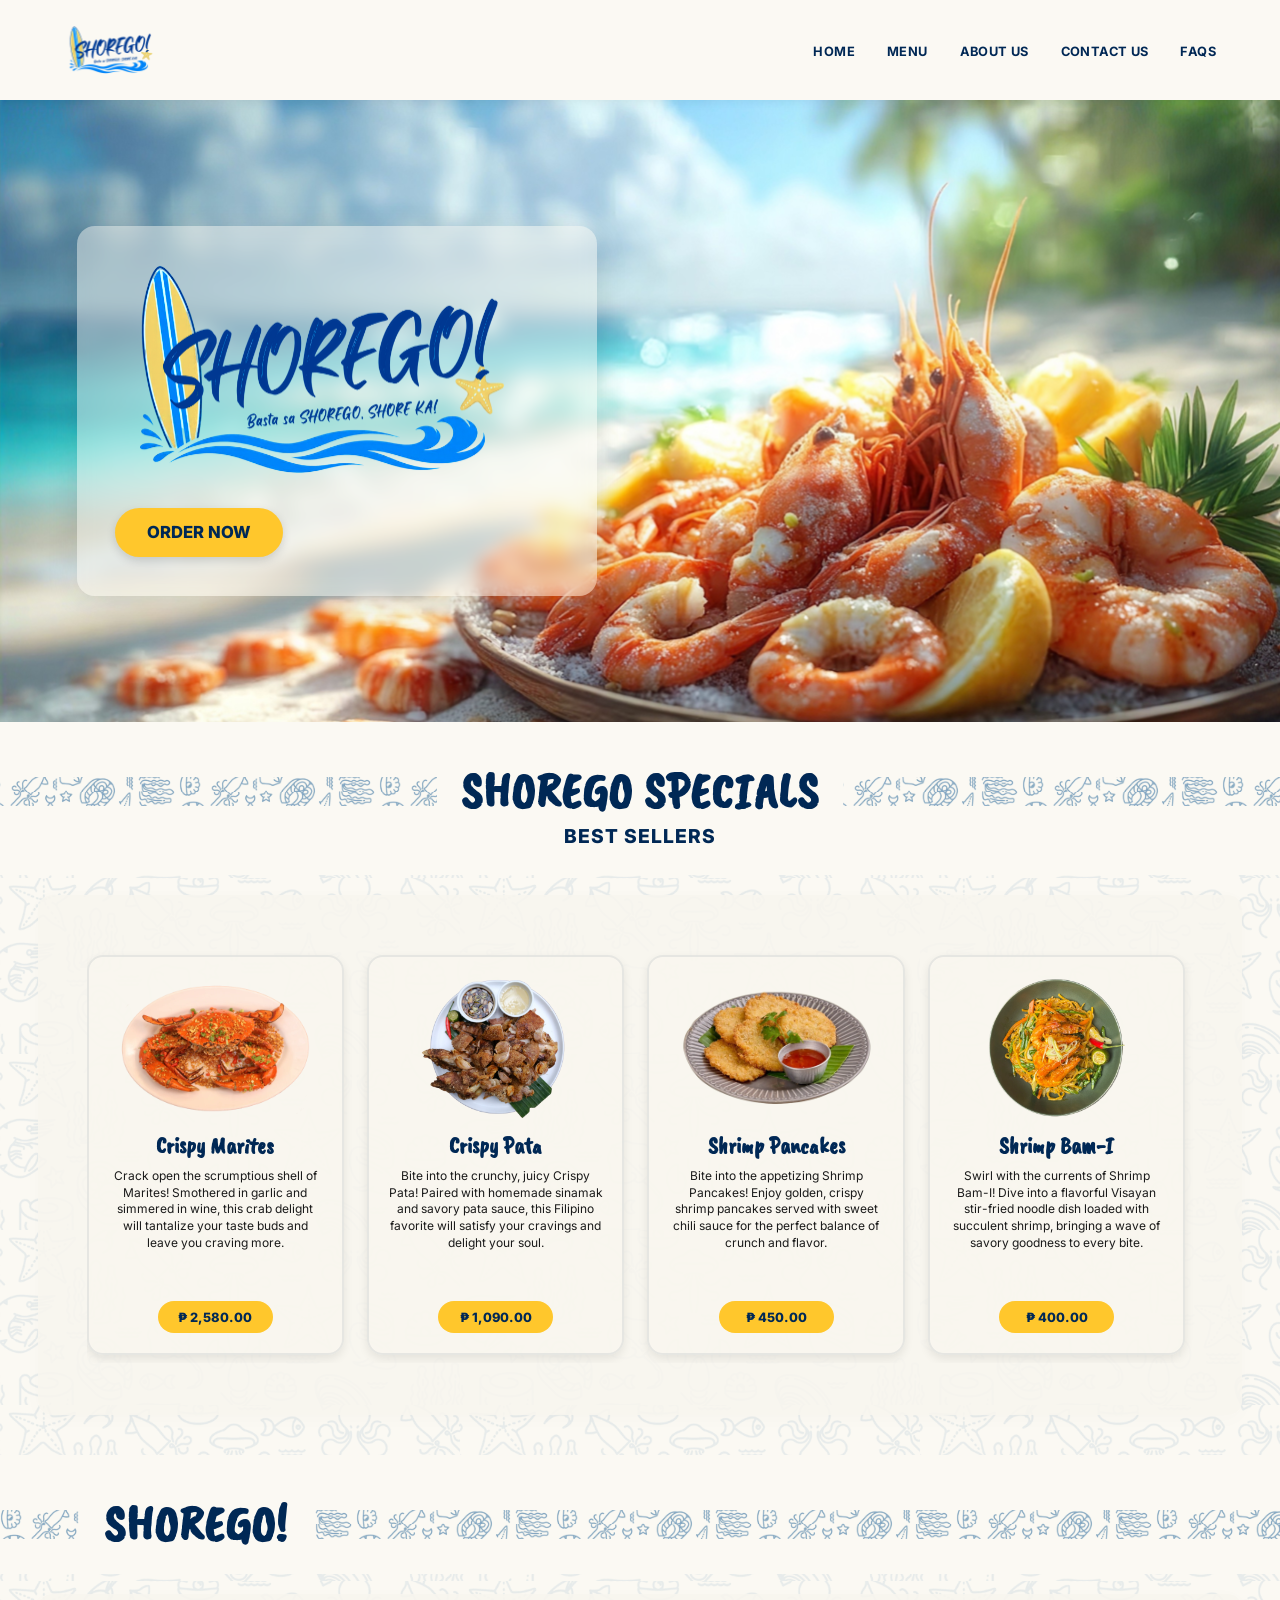
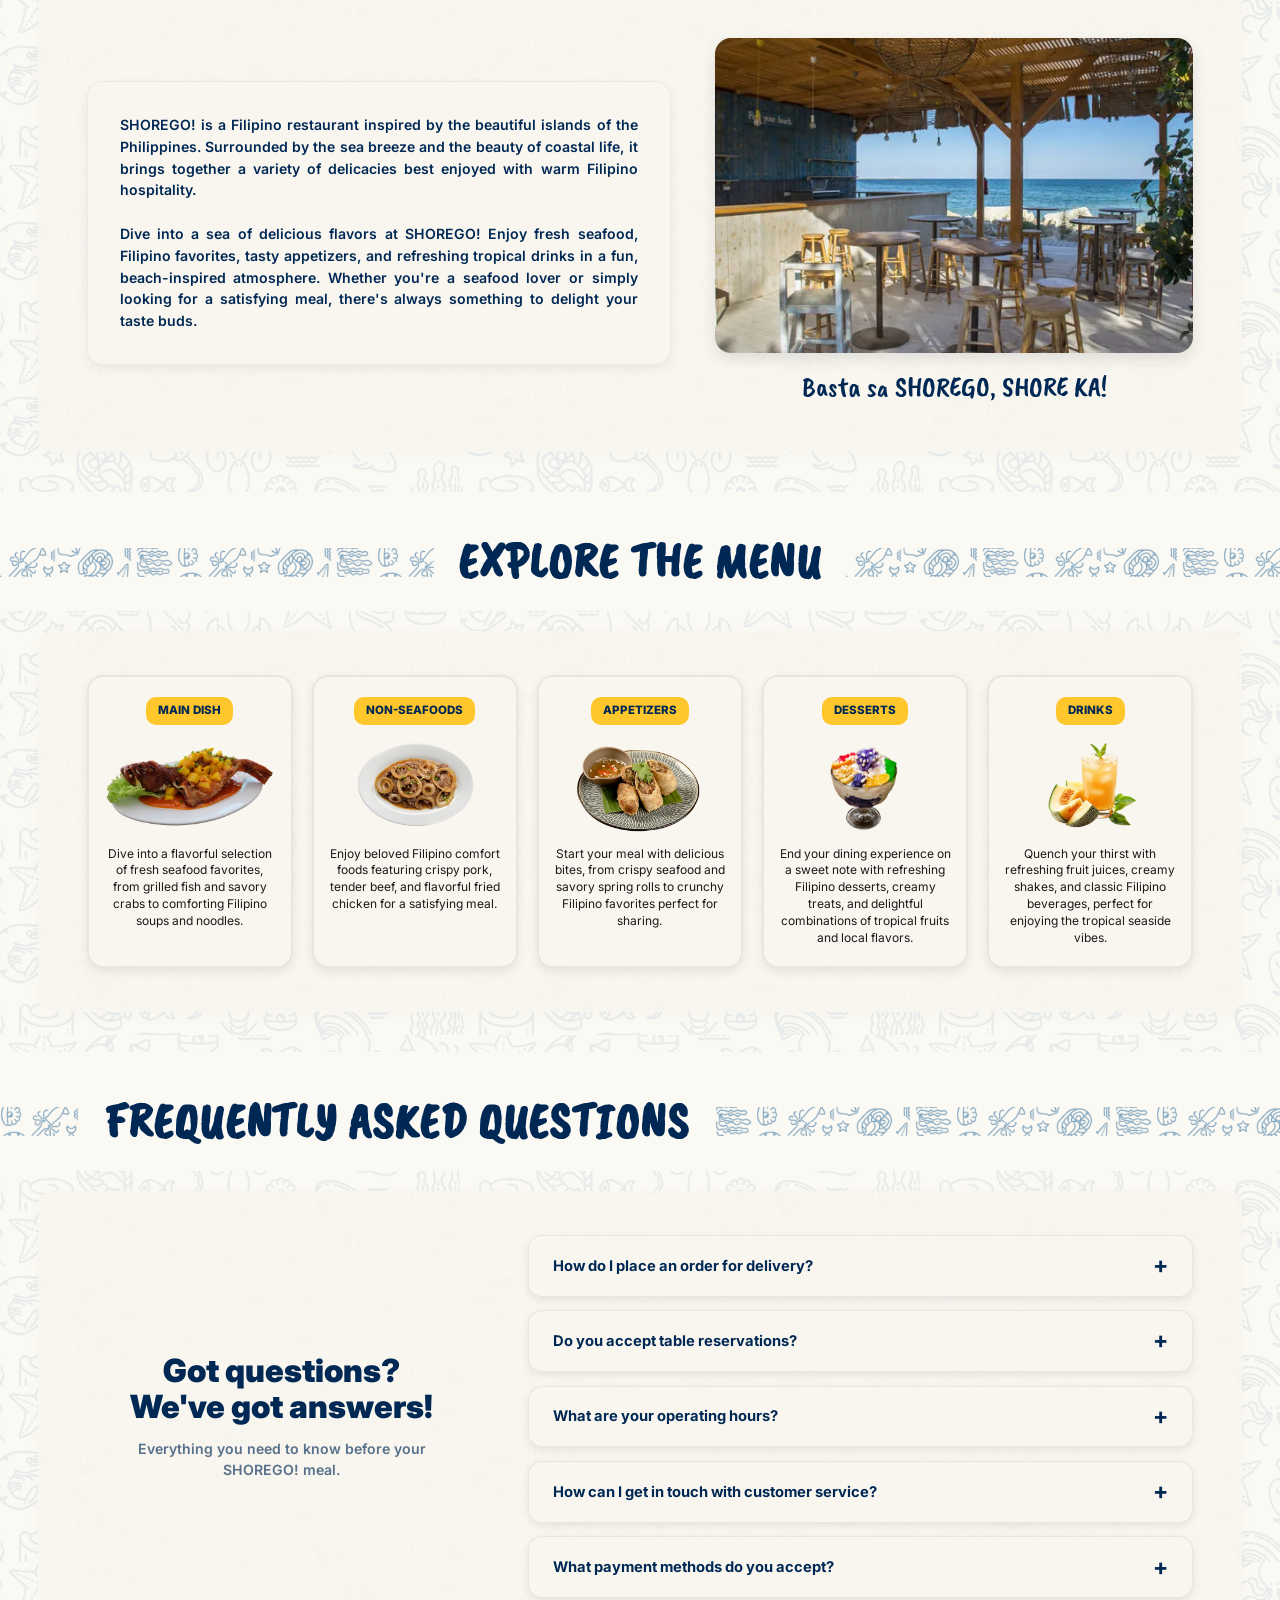
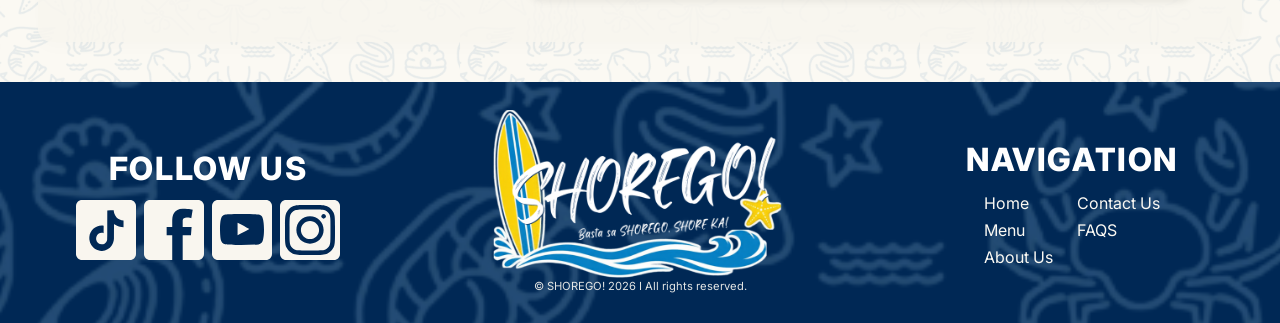
<file: index.html>
<!DOCTYPE html>
<html lang="en">
<head>
  <meta charset="UTF-8">
  <meta name="viewport" content="width=device-width, initial-scale=1.0">
  <title>Shorego - Basta sa SHOREGO, SHORE KA!</title>
  
  <link rel="stylesheet" href="css/style.css">
  <link href="https://fonts.googleapis.com/css2?family=Inter:wght@400;500;600;700;900&family=Caveat+Brush&display=swap" rel="stylesheet">
</head>
<body>

  <!-- ==========================================
       MAIN NAVIGATION HEADER 
       ========================================== -->
  <header class="main-header">
    <div class="logo">
      <img src="images/shorego_logo.svg" alt="Shorego Official Logo">
    </div>

    <input type="checkbox" id="nav-toggle" class="nav-toggle">
    <label for="nav-toggle" class="hamburger-icon" aria-label="Toggle navigation">
      <span></span>
      <span></span>
      <span></span>
    </label>

    <nav class="navbar">
      <ul class="nav-links">
        <li><a href="#home">HOME</a></li>
        <li><a href="menu.html">MENU</a></li>
        <li><a href="#about">ABOUT US</a></li>
        <li><a href="#contact">CONTACT US</a></li>
        <li><a href="#faqs">FAQS</a></li>
      </ul>
    </nav>
  </header>

  <main>
    <!-- ==========================================
         1. HOME SECTION 
         ========================================== -->
    <section id="home" class="home-section">
      <div class="hero-glass-panel">
        <div class="home-content-left">
          <img src="images/shorego_logo.svg" alt="SHOREGO! Basta sa SHOREGO, SHORE KA!" class="hero-logo">
          <a href="menu.html" class="cta-btn">ORDER NOW</a>
        </div>
      </div>
    </section>

    <!-- ==========================================
         2. SPECIALS / BEST SELLERS SECTION 
         ========================================== -->
    <section id="specials" class="page-section">
      <div class="title-area">
        <h2 class="main-title">SHOREGO SPECIALS</h2>
        <h3 class="section-title">BEST SELLERS</h3>
      </div>

      <div class="solid-bg-area">
        <div class="container carousel-container">
          <div id="specials-carousel" class="carousel-track">
            
            <a href="menu.html" class="special-card" data-category="main-dish" onmouseover="setActive(this)" onmouseout="removeActive(this)">
              <img src="images/crispy_marites.svg" alt="Crispy Marites" class="card-img">
              <div class="card-content">
                <h3 class="cursive-card-title">Crispy Marites</h3>
                <p>Crack open the scrumptious shell of Marites! Smothered in garlic and simmered in wine, this crab delight will tantalize your taste buds and leave you craving more.</p>
                <div class="price-btn">₱ 2,580.00</div>
              </div>
            </a>

            <a href="menu.html" class="special-card" data-category="non-seafood" onmouseover="setActive(this)" onmouseout="removeActive(this)">
              <img src="images/crispy_pata.svg" alt="Crispy Pata" class="card-img">
              <div class="card-content">
                <h3 class="cursive-card-title">Crispy Pata</h3>
                <p>Bite into the crunchy, juicy Crispy Pata! Paired with homemade sinamak and savory pata sauce, this Filipino favorite will satisfy your cravings and delight your soul.</p>
                <div class="price-btn">₱ 1,090.00</div>
              </div>
            </a>

            <a href="menu.html" class="special-card" data-category="appetizers" onmouseover="setActive(this)" onmouseout="removeActive(this)">
              <img src="images/shrimp_pancakes.svg" alt="Shrimp Pancakes" class="card-img">
              <div class="card-content">
                <h3 class="cursive-card-title">Shrimp Pancakes</h3>
                <p>Bite into the appetizing Shrimp Pancakes! Enjoy golden, crispy shrimp pancakes served with sweet chili sauce for the perfect balance of crunch and flavor.</p>
                <div class="price-btn">₱ 450.00</div>
              </div>
            </a>

            <a href="menu.html" class="special-card" data-category="main-dish" onmouseover="setActive(this)" onmouseout="removeActive(this)">
              <img src="images/shrimp_bam-i.svg" alt="Shrimp Bam-I" class="card-img">
              <div class="card-content">
                <h3 class="cursive-card-title">Shrimp Bam-I</h3>
                <p>Swirl with the currents of Shrimp Bam-I! Dive into a flavorful Visayan stir-fried noodle dish loaded with succulent shrimp, bringing a wave of savory goodness to every bite.</p>
                <div class="price-btn">₱ 400.00</div>
              </div>
            </a>   

            <a href="menu.html" class="special-card" data-category="desserts" onmouseover="setActive(this)" onmouseout="removeActive(this)"> 
              <img src="images/coconut_coffee_jelly.svg" alt="Coconut Coffee Jelly" class="card-img">
              <div class="card-content">
                <h3 class="cursive-card-title">Coconut Coffee Jelly</h3>
                <p>Immerse yourself in the refreshing Coconut Coffee Jelly! Enjoy the rich taste of coffee jelly and the chewy goodness of nata de coco, swimming in chilled, sweet coconut milk.</p>
                <div class="price-btn">₱ 115.00</div>
              </div>
            </a>  
          
            <a href="menu.html" class="special-card" data-category="desserts" onmouseover="setActive(this)" onmouseout="removeActive(this)">
              <img src="images/buko_pandan.svg" alt="Buko Pandan" class="card-img">
              <div class="card-content">
                <h3 class="cursive-card-title">Buko Pandan</h3>
                <p>Taste the tropical goodness of Buko Pandan! A crowd-favorite dessert featuring tender young coconut strips and fragrant pandan-flavored gelatin, blended with rich cream and sweet condensed milk for a refreshing, creamy delight.</p>
                <div class="price-btn">₱ 200.00</div>
              </div>
            </a>

          </div>
        </div>
      </div>
    </section>

    <!-- ==========================================
         3. ABOUT US SECTION 
         ========================================== -->
    <section id="about" class="page-section">
      <div class="title-area">
        <h2 class="main-title">SHOREGO!</h2>
      </div>
      
      <div class="solid-bg-area">
        <div class="container about-content">
          <div class="about-text-wrapper">
            <p class="about-desc">
              SHOREGO! is a Filipino restaurant inspired by the beautiful islands of the Philippines. Surrounded by the sea breeze and the beauty of coastal life, it brings together a variety of delicacies best enjoyed with warm Filipino hospitality.<br><br>
              Dive into a sea of delicious flavors at SHOREGO! Enjoy fresh seafood, Filipino favorites, tasty appetizers, and refreshing tropical drinks in a fun, beach-inspired atmosphere. Whether you're a seafood lover or simply looking for a satisfying meal, there's always something to delight your taste buds.
            </p>
          </div>
          <div class="about-image-wrapper">
            <img src="images/resto_pic_1.svg" alt="Shorego Restaurant View" class="about-img">
            <p class="explore-desc-cursive text-center">Basta sa SHOREGO, SHORE KA!</p>
          </div>
        </div>
      </div>
    </section>

    <!-- ==========================================
         4. EXPLORE MENU SECTION 
         ========================================== -->
    <section id="explore-menu" class="page-section">
      <div class="title-area">
        <h2 class="main-title">EXPLORE THE MENU</h2>
      </div>

      <div class="solid-bg-area">
        <div class="container menu-categories-container">
          <a href="menu.html" class="menu-category" data-category="main-dish" onmouseover="setActive(this)" onmouseout="removeActive(this)">
            <div class="category-badge">MAIN DISH</div>
            <div class="category-icon-wrapper">
              <img src="images/main_dish.svg" alt="Main Dish Icon" class="category-icon">
            </div>
            <p class="category-text">Dive into a flavorful selection of fresh seafood favorites, from grilled fish and savory crabs to comforting Filipino soups and noodles.</p>
          </a>

          <a href="menu.html" class="menu-category" data-category="non-seafood" onmouseover="setActive(this)" onmouseout="removeActive(this)">
            <div class="category-badge">NON-SEAFOODS</div>
            <div class="category-icon-wrapper">
              <img src="images/non_seafood.svg" alt="Non-Seafood Icon" class="category-icon">
            </div>
            <p class="category-text">Enjoy beloved Filipino comfort foods featuring crispy pork, tender beef, and flavorful fried chicken for a satisfying meal.</p>
          </a>

          <a href="menu.html" class="menu-category" data-category="appetizers" onmouseover="setActive(this)" onmouseout="removeActive(this)">
            <div class="category-badge">APPETIZERS</div>
            <div class="category-icon-wrapper">
              <img src="images/appetizers.svg" alt="Appetizers Icon" class="category-icon">
            </div>
            <p class="category-text">Start your meal with delicious bites, from crispy seafood and savory spring rolls to crunchy Filipino favorites perfect for sharing.</p>
          </a>

          <a href="menu.html" class="menu-category" data-category="desserts" onmouseover="setActive(this)" onmouseout="removeActive(this)">
            <div class="category-badge">DESSERTS</div>
            <div class="category-icon-wrapper">
              <img src="images/desserts.svg" alt="Desserts Icon" class="category-icon">
            </div>
            <p class="category-text">End your dining experience on a sweet note with refreshing Filipino desserts, creamy treats, and delightful combinations of tropical fruits and local flavors.</p>
          </a>

          <a href="menu.html" class="menu-category" data-category="drinks" onmouseover="setActive(this)" onmouseout="removeActive(this)">
            <div class="category-badge">DRINKS</div>
            <div class="category-icon-wrapper">
              <img src="images/drinks.svg" alt="Drinks Icon" class="category-icon">
            </div>
            <p class="category-text">Quench your thirst with refreshing fruit juices, creamy shakes, and classic Filipino beverages, perfect for enjoying the tropical seaside vibes.</p>
          </a>
        </div>
      </div>
    </section>

    <!-- ==========================================
         5. FAQS SECTION 
         ========================================== -->
    <section id="faqs" class="page-section">
      <div class="title-area">
        <h2 class="main-title">FREQUENTLY ASKED QUESTIONS</h2>
      </div>
      
      <div class="solid-bg-area">
        <div class="container faqs-container">
          <div class="faqs-left">
            <h3 class="faqs-subtitle">Got questions?<br>We've got answers!</h3>
            <p class="faqs-desc">Everything you need to know before your SHOREGO! meal.</p>
          </div>        
          <div class="faqs-right">
            
            <div class="faq-item" onclick="toggleFAQ(this)">
              <div class="faq-question">
                <h3>How do I place an order for delivery?</h3>
                <span class="faq-icon">+</span>
              </div>
              <div class="faq-answer">
                <p>You can order directly through our website by clicking "ORDER NOW", or find us on GrabFood and Foodpanda.</p>
              </div>
            </div>
            
            <div class="faq-item" onclick="toggleFAQ(this)">
              <div class="faq-question">
                <h3>Do you accept table reservations?</h3>
                <span class="faq-icon">+</span>
              </div>
              <div class="faq-answer">
                <p>Yes! Please call our hotline at least 24 hours in advance to secure a table for your group.</p>
              </div>
            </div>
            
            <div class="faq-item" onclick="toggleFAQ(this)">
              <div class="faq-question">
                <h3>What are your operating hours?</h3>
                <span class="faq-icon">+</span>
              </div>
              <div class="faq-answer">
                <p>We are open daily from 10:00 AM to 10:00 PM, ready to serve you fresh seaside flavors.</p>
              </div>
            </div>
            
            <div class="faq-item" onclick="toggleFAQ(this)">
              <div class="faq-question">
                <h3>How can I get in touch with customer service?</h3>
                <span class="faq-icon">+</span>
              </div>
              <div class="faq-answer">
                <p>You can reach us via our official Facebook page or call our hotline at (+63) 916-235-4567.</p>
              </div>
            </div>
            
            <div class="faq-item" onclick="toggleFAQ(this)">
              <div class="faq-question">
                <h3>What payment methods do you accept?</h3>
                <span class="faq-icon">+</span>
              </div>
              <div class="faq-answer">
                <p>We accept Cash, GCash, Maya, and all major Credit and Debit cards.</p>
              </div>
            </div>
            
          </div>
        </div>
      </div>
    </section>
  </main>

  <!-- ==========================================
       6. FOOTER SECTION 
       ========================================== -->
  <footer>
      <div id="footer-socials">
          <h4>FOLLOW US</h4>
          <div id="socials">
              <img src="images/tiktok.svg" alt="TikTok">
              <img src="images/fb.svg" alt="Facebook">
              <img src="images/yt.svg" alt="YouTube">
              <img src="images/ig.svg" alt="Instagram">
          </div>
      </div>
      <div id="footer-logo">
          <img src="images/shorego_logo_2.svg" alt="Shorego Logo">
          <p>© SHOREGO! 2026 I All rights reserved.</p>
      </div>
      <div id="footer-nav">
          <h4>NAVIGATION</h4>
          <div id="footer-links">
              <ul>
                  <li><a href="index.html">Home</a></li>
                  <li><a href="menu.html">Menu</a></li>
                  <li><a href="index.html#about">About Us</a></li>
              </ul>
              <ul>
                  <li><a href="index.html#contact">Contact Us</a></li>
                  <li><a href="index.html#faqs">FAQS</a></li>
              </ul>
          </div>
      </div>
  </footer>

  <script src="scripts/script.js"></script>
  <script src="scripts/shared-script.js"></script>
</body>
</html>
</file>
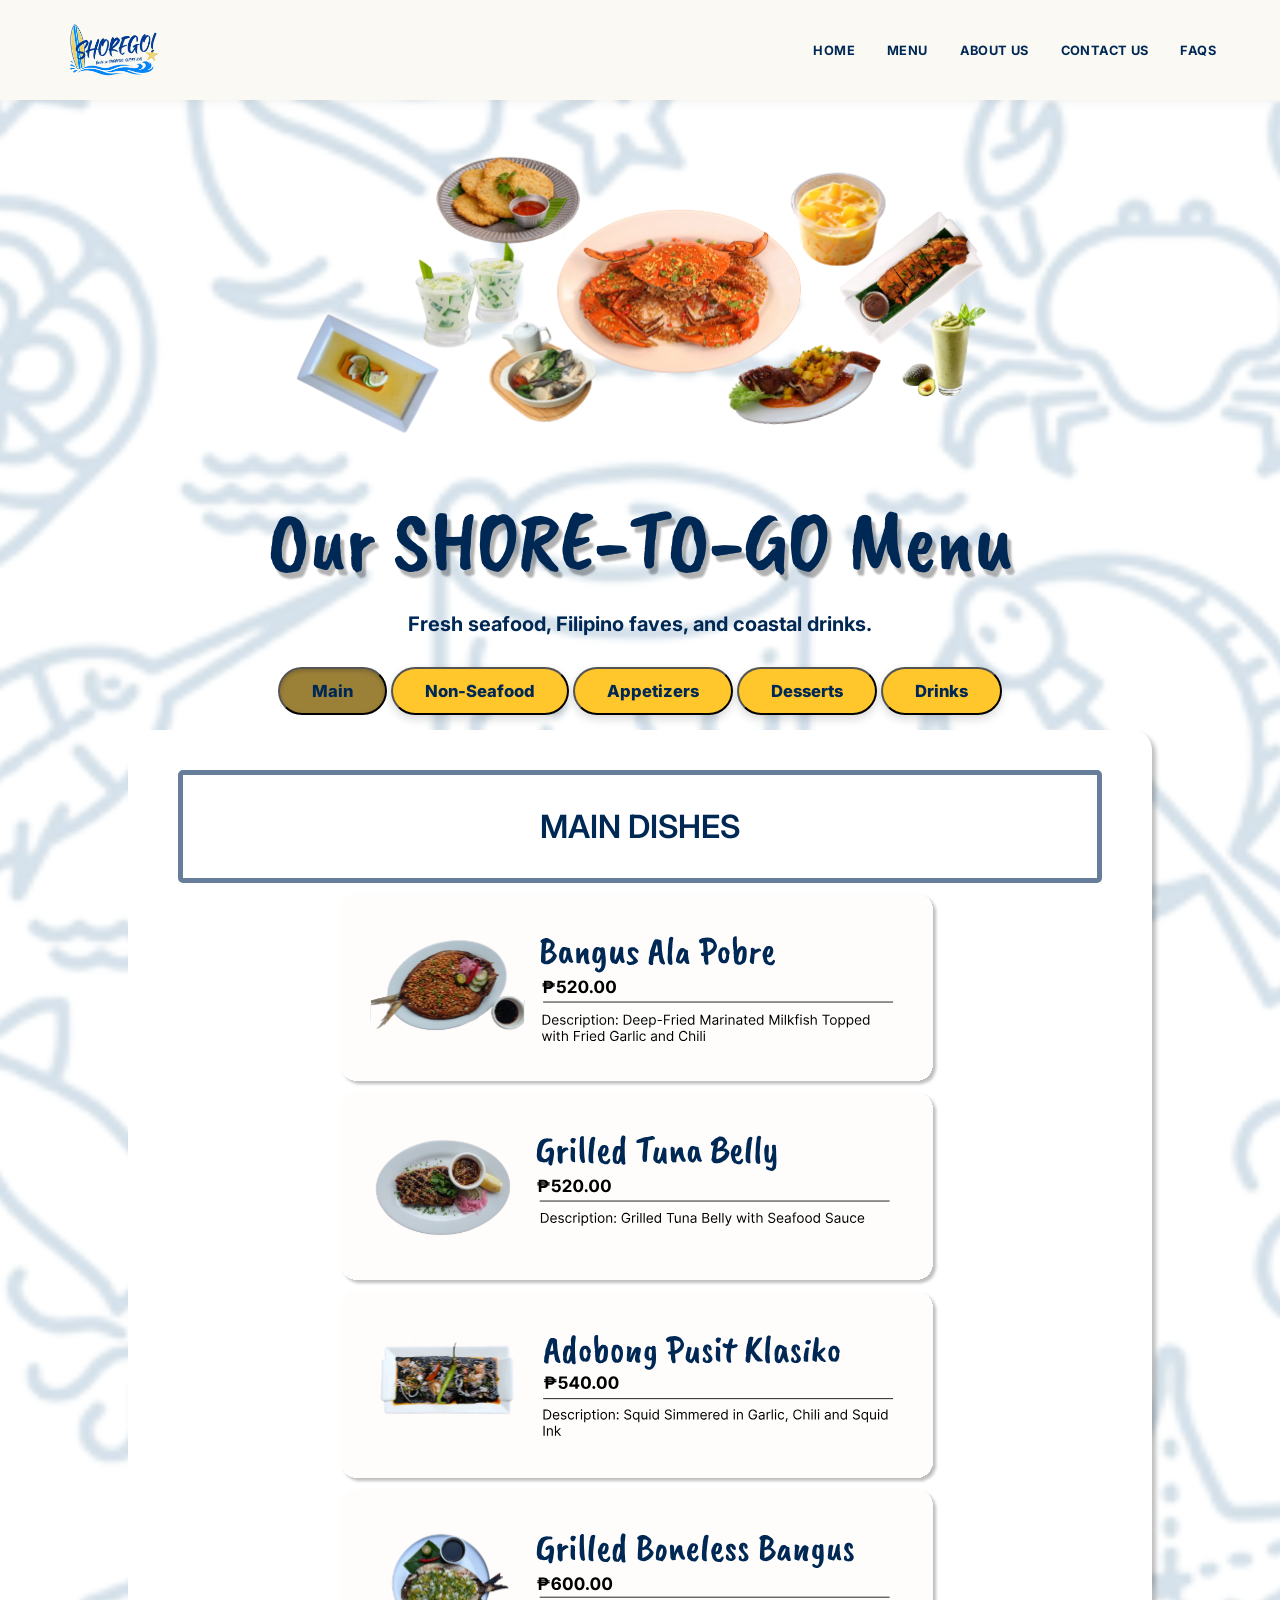
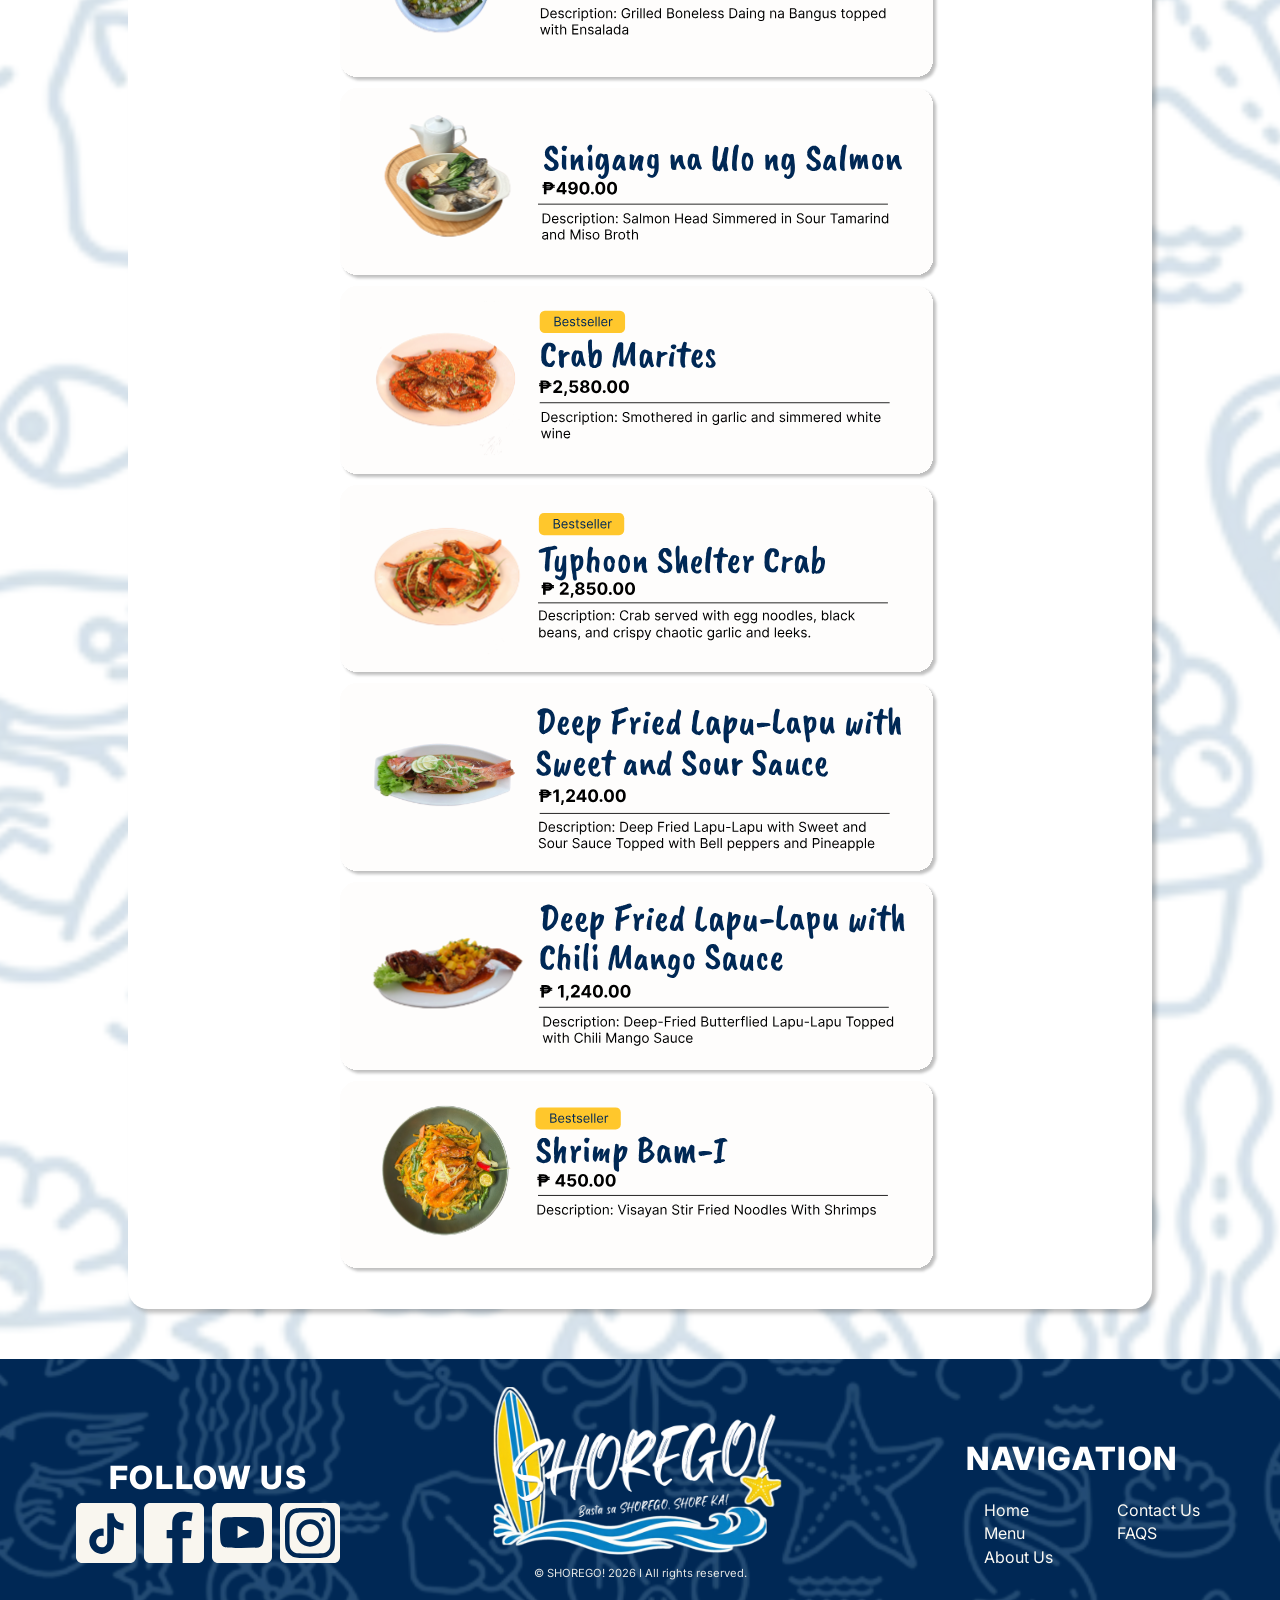
<file: menu.html>
<!DOCTYPE html>
<html lang="en">
<head>
  <meta charset="UTF-8">
  <meta name="viewport" content="width=device-width, initial-scale=1.0">
  <title>Shorego - Basta sa SHOREGO, SHORE KA!</title>
  
  <link rel="stylesheet" href="css/menu-style.css">
  <link href="https://fonts.googleapis.com/css2?family=Inter:wght@400;500;600;700;900&family=Caveat+Brush&display=swap" rel="stylesheet">
</head>
<body>
    <header id="nav">
        <img src="images/shorego_logo.svg" alt="Shorego Logo">
        <input type="checkbox" id="nav-toggle" class="nav-toggle">
        <label for="nav-toggle" id="hamburger-icon" aria-label="Toggle navigation">
            <span></span>
            <span></span>
            <span></span>
        </label>
        <nav>
        <ul id="nav-links">
            <li><a href="index.html">HOME</a></li>
            <li><a href="menu.html">MENU</a></li>
            <li><a href="index.html#about">ABOUT US</a></li>
            <li><a href="index.html#contact">CONTACT US</a></li>
            <li><a href="index.html#faqs">FAQS</a></li>
        </ul>
        </nav>
    </header>
    <section id="main">
        <img src="images/menu_foods_img.svg" alt="Foods">
        <h1>Our SHORE-TO-GO Menu</h1>
        <h2>Fresh seafood, Filipino faves, and coastal drinks.</h2>
    </section>
    <section id="food-items">
        <div class="sticky-btn">
            <button class="menu-buttons active" data-category="main-dish">Main</button>
            <button class="menu-buttons" data-category="non-seafood">Non-Seafood</button>
            <button class="menu-buttons" data-category="appetizers">Appetizers</button>
            <button class="menu-buttons" data-category="desserts">Desserts</button>
            <button class="menu-buttons" data-category="drinks">Drinks</button>
        </div>
        <div id="food-items-sections">
            <section class="food-item main-dish">
                <div class="food-type-id">
                    <p>MAIN DISHES</p>
                </div>
                <div>
                    <img src="images/menu-items/main-dishes/bangus_ala_pobre.svg" alt="Bangus Ala Pobre">
                    <img src="images/menu-items/main-dishes/grilled_tuna_belly.svg" alt="Grilled Tuna Belly">
                    <img src="images/menu-items/main-dishes/adobong_pusit_klasiko.svg" alt="Adobong Pusit Klasiko">
                    <img src="images/menu-items/main-dishes/grilled_boneless_bangus.svg" alt="Grilled Boneless Bangus">
                    <img src="images/menu-items/main-dishes/sinigang_na_ulo_ng_salmon.svg" alt="Sinigang na Ulo ng Salmon">
                    <img src="images/menu-items/main-dishes/crab_marites.svg" alt="Crab Marites">
                    <img src="images/menu-items/main-dishes/typhoon_shelter_crab.svg" alt="Typhoon Shelter Crab">
                    <img src="images/menu-items/main-dishes/deep_fried_lapu-lapu_with_sweet_and_sour_sauce.svg" alt="Deep Fried Lapu-Lapu with Sweet and Sour Sauce">
                    <img src="images/menu-items/main-dishes/deep_fried_lapu-lapu_with_chili_mango_sauce.svg" alt="Deep Fried Lapu-Lapu with Chili Mango Sauce">
                    <img src="images/menu-items/main-dishes/shrimp_bam-i.svg" alt="Shrimp Bam-I">
                </div>
            </section>
            <section class="food-item non-seafood">
                <div class="food-type-id">
                    <p>NON-SEAFOODS</p>
                </div>
                <div>
                    <img src="images/menu-items/non-seafoods/crispy_pata.svg" alt="Crispy Pata">
                    <img src="images/menu-items/non-seafoods/bistek_tagalog.svg" alt="Bistek Tagalog">
                    <img src="images/menu-items/non-seafoods/beef_caldereta.svg" alt="Beef Caldereta">
                    <img src="images/menu-items/non-seafoods/lechon_kawali.svg" alt="Lechon Kawali">
                    <img src="images/menu-items/non-seafoods/kanto_fried_chicken.svg" alt="Kanto Fried Chicken">
                </div>
            </section>
            <section class="food-item appetizers">
                <div class="food-type-id">
                    <p>APPETIZERS</p>
                </div>
                <div>
                    <img src="images/menu-items/appetizers/crispy_calamares.svg" alt="Crispy Calamares">
                    <img src="images/menu-items/appetizers/crispy_crablets.svg" alt="Crispy Crablets">
                    <img src="images/menu-items/appetizers/chicharon_bulaklak.svg" alt="Chicharon Bulaklak">
                    <img src="images/menu-items/appetizers/fried_spring_rolls.svg" alt="Fried Spring Rolls">
                    <img src="images/menu-items/appetizers/shrimp_pancakes.svg" alt="Shrimp Pancakes">
                </div>
            </section>
            <section class="food-item desserts">
                <div class="food-type-id">
                    <p>DESSERTS</p>
                </div>
                <div>
                    <img src="images/menu-items/desserts/leche_flan.svg" alt="Leche Flan">
                    <img src="images/menu-items/desserts/ginataang_bilo-bilo.svg" alt="Ginataang Bilo-Bilo">
                    <img src="images/menu-items/desserts/coconut_coffee_jelly.svg" alt="Coconut Coffee Jelly">
                    <img src="images/menu-items/desserts/mango_sago_supreme.svg" alt="Mango Sago Supreme">
                    <img src="images/menu-items/desserts/halo-halo_royale.svg" alt="Halo-Halo Royale">
                    <img src="images/menu-items/desserts/mais_con_yelo.svg" alt="Mais Con Yelo">
                    <img src="images/menu-items/desserts/saba_con_yelo.svg" alt="Saba Con Yelo">
                    <img src="images/menu-items/desserts/puto.svg" alt="Puto">
                    <img src="images/menu-items/desserts/buko_pandan.svg" alt="Buko Pandan">
                </div>
            </section>
            <section class="food-item drinks">
                <div class="food-type-id">
                    <p>DRINKS</p>
                </div>
                <div id="drinks-container">
                    <div class="drinks-card">
                        <div class="img-section">
                            <img src="images/menu-items/drinks/buko_juice.svg" alt="Buko Juice">
                        </div>
                        <div class="content-section">
                            <h2 class="item-title">Buko Juice</h2>
                            <div class="price-display">₱ <span id="price-value">120.00</span></div>
                            <div class="size-buttons">
                                <button class="size-btn active" data-price="120.00">Regular</button>
                                <button class="size-btn" data-price="170.00">Medio</button>
                                <button class="size-btn" data-price="200.00">Grande</button>
                            </div>
                        </div>
                    </div>
                    <div class="drinks-card">
                        <div class="img-section">
                            <img src="images/menu-items/drinks/buko_shake.svg" alt="Buko Shake">
                        </div>
                        <div class="content-section">
                            <h2 class="item-title">Buko Shake</h2>
                            <div class="price-display">₱ <span id="price-value">120.00</span></div>
                            <div class="size-buttons">
                                <button class="size-btn active" data-price="120.00">Regular</button>
                                <button class="size-btn" data-price="170.00">Medio</button>
                                <button class="size-btn" data-price="200.00">Grande</button>
                            </div>
                        </div>
                    </div>
                    <div class="drinks-card">
                        <div class="img-section">
                            <img src="images/menu-items/drinks/mango_juice.svg" alt="Mango Juice">
                        </div>
                        <div class="content-section">
                            <h2 class="item-title">Mango Juice</h2>
                            <div class="price-display">₱ <span id="price-value">120.00</span></div>
                            <div class="size-buttons">
                                <button class="size-btn active" data-price="120.00">Regular</button>
                                <button class="size-btn" data-price="170.00">Medio</button>
                                <button class="size-btn" data-price="200.00">Grande</button>
                            </div>
                        </div>
                    </div>
                    <div class="drinks-card">
                        <div class="img-section">
                            <img src="images/menu-items/drinks/mango_shake.svg" alt="">
                        </div>
                        <div class="content-section">
                            <h2 class="item-title">Mango Shake</h2>
                            <div class="price-display">₱ <span id="price-value">120.00</span></div>
                            <div class="size-buttons">
                                <button class="size-btn active" data-price="120.00">Regular</button>
                                <button class="size-btn" data-price="170.00">Medio</button>
                                <button class="size-btn" data-price="200.00">Grande</button>
                            </div>
                        </div>
                    </div>
                    <div class="drinks-card">
                        <div class="img-section">
                            <img src="images/menu-items/drinks/melon_juice.svg" alt="Melon Juice">
                        </div>
                        <div class="content-section">
                            <h2 class="item-title">Melon Juice</h2>
                            <div class="price-display">₱ <span id="price-value">120.00</span></div>
                            <div class="size-buttons">
                                <button class="size-btn active" data-price="120.00">Regular</button>
                                <button class="size-btn" data-price="170.00">Medio</button>
                                <button class="size-btn" data-price="200.00">Grande</button>
                            </div>
                        </div>
                    </div>
                    <div class="drinks-card">
                        <div class="img-section">
                            <img src="images/menu-items/drinks/melon_shake.svg" alt="Melon Shake">
                        </div>
                        <div class="content-section">
                            <h2 class="item-title">Melon Shake</h2>
                            <div class="price-display">₱ <span id="price-value">120.00</span></div>
                            <div class="size-buttons">
                                <button class="size-btn active" data-price="120.00">Regular</button>
                                <button class="size-btn" data-price="170.00">Medio</button>
                                <button class="size-btn" data-price="200.00">Grande</button>
                            </div>
                        </div>
                    </div>
                    <div class="drinks-card">
                        <div class="img-section">
                            <img src="images/menu-items/drinks/avocado_juice.svg" alt="Avocado Juice">
                        </div>
                        <div class="content-section">
                            <h2 class="item-title">Avocado Juice</h2>
                            <div class="price-display">₱ <span id="price-value">120.00</span></div>
                            <div class="size-buttons">
                                <button class="size-btn active" data-price="120.00">Regular</button>
                                <button class="size-btn" data-price="170.00">Medio</button>
                                <button class="size-btn" data-price="200.00">Grande</button>
                            </div>
                        </div>
                    </div>
                    <div class="drinks-card">
                        <div class="img-section">
                            <img src="images/menu-items/drinks/avocado_shake.svg" alt="Avocado Shake">
                        </div>
                        <div class="content-section">
                            <h2 class="item-title">Avocado Shake</h2>
                            <div class="price-display">₱ <span id="price-value">120.00</span></div>
                            <div class="size-buttons">
                                <button class="size-btn active" data-price="120.00">Regular</button>
                                <button class="size-btn" data-price="170.00">Medio</button>
                                <button class="size-btn" data-price="200.00">Grande</button>
                            </div>
                        </div>
                    </div>
                    <div class="drinks-card">
                        <div class="img-section">
                            <img src="images/menu-items/drinks/pineapple_juice.svg" alt="Pineapple Juice">
                        </div>
                        <div class="content-section">
                            <h2 class="item-title">Pineapple Juice</h2>
                            <div class="price-display">₱ <span id="price-value">120.00</span></div>
                            <div class="size-buttons">
                                <button class="size-btn active" data-price="120.00">Regular</button>
                                <button class="size-btn" data-price="170.00">Medio</button>
                                <button class="size-btn" data-price="200.00">Grande</button>
                            </div>
                        </div>
                    </div>
                    <div class="drinks-card">
                        <div class="img-section">
                            <img src="images/menu-items/drinks/pineapple_shake.svg" alt="Pineapple Shake">
                        </div>
                        <div class="content-section">
                            <h2 class="item-title">Pineapple Shake</h2>
                            <div class="price-display">₱ <span id="price-value">120.00</span></div>
                            <div class="size-buttons">
                                <button class="size-btn active" data-price="120.00">Regular</button>
                                <button class="size-btn" data-price="170.00">Medio</button>
                                <button class="size-btn" data-price="200.00">Grande</button>
                            </div>
                        </div>
                    </div>
                    <div class="drinks-card">
                        <div class="img-section">
                            <img src="images/menu-items/drinks/kiwi_juice.svg" alt="Kiwi Juice">
                        </div>
                        <div class="content-section">
                            <h2 class="item-title">Kiwi Juice</h2>
                            <div class="price-display">₱ <span id="price-value">120.00</span></div>
                            <div class="size-buttons">
                                <button class="size-btn active" data-price="120.00">Regular</button>
                                <button class="size-btn" data-price="170.00">Medio</button>
                                <button class="size-btn" data-price="200.00">Grande</button>
                            </div>
                        </div>
                    </div>
                    <div class="drinks-card">
                        <div class="img-section">
                            <img src="images/menu-items/drinks/kiwi_shake.svg" alt="Kiwi Shake">
                        </div>
                        <div class="content-section">
                            <h2 class="item-title">Kiwi Shake</h2>
                            <div class="price-display">₱ <span id="price-value">120.00</span></div>
                            <div class="size-buttons">
                                <button class="size-btn active" data-price="120.00">Regular</button>
                                <button class="size-btn" data-price="170.00">Medio</button>
                                <button class="size-btn" data-price="200.00">Grande</button>
                            </div>
                        </div>
                    </div>
                </div>
            </section>
        </div>
    </section>
    <footer>
        <div id="footer-socials">
            <h4>FOLLOW US</h4>
            <div id="socials">
                <img src="images/tiktok.svg" alt="TikTok">
                <img src="images/fb.svg" alt="Facebook">
                <img src="images/yt.svg" alt="YouTube">
                <img src="images/ig.svg" alt="Instagram">
            </div>
        </div>
        <div id="footer-logo">
            <img src="images/shorego_logo_2.svg" alt="Shorego Logo">
            <p>© SHOREGO! 2026 I All rights reserved.</p>
        </div>
        <div id="footer-nav">
            <h4>NAVIGATION</h4>
            <div id="footer-links">
                <ul>
                    <li><a href="index.html">Home</a></li>
                    <li><a href="menu.html">Menu</a></li>
                    <li><a href="index.html#about">About Us</a></li>
                </ul>
                <ul>
                    <li><a href="index.html#contact">Contact Us</a></li>
                    <li><a href="index.html#faqs">FAQS</a></li>
                </ul>
            </div>
        </div>
    </footer>
    <script src="scripts/menu-script.js"></script>
    <script src="scripts/shared-script.js"></script>
</body>
</html>
</file>
<file: css/style.css>
/* ==========================================================================
   DESIGN TOKENS & COLOR PALETTE
   ========================================================================== */
:root {
  --primary-bg: #FBF9F3;          
  --accent-navy: #002855;
  --accent-yellow: #FFC72C;
  --card-bg: rgba(249, 246, 239, 0.78); 
  --text-primary: #002855;
  --text-black: #1a1a1a;
  --text-white: #ffffff;
  
  --font-main: 'Inter', sans-serif;
  --font-cursive: 'Caveat Brush', cursive;

  --container-max: 1120px;
  --section-pad-y: clamp(1.75rem, 3.5vw, 2.75rem);
  --title-pad-top: clamp(1.75rem, 3.5vw, 2.75rem);
  --title-pad-bottom: clamp(1rem, 2vw, 1.5rem);
  --card-gap: clamp(1rem, 1.8vw, 1.5rem);
}

*, *::before, *::after { 
  margin: 0; 
  padding: 0; 
  box-sizing: border-box; 
}

html { 
  scroll-behavior: smooth; 
  font-size: 16px;
}

body {
  background-color: var(--primary-bg);
  background-image: url('../images/pattern_doodles.svg');
  background-size: 460px auto;
  background-repeat: repeat;
  color: var(--text-primary);
  font-family: var(--font-main);
  line-height: 1.5;
  overflow-x: hidden;
}

img { 
  display: block; 
  max-width: 100%; 
  height: auto; 
}

.text-center { 
  text-align: center; 
}

.container { 
  width: min(92%, var(--container-max)); 
  margin: 0 auto; 
}

/* ==========================================================================
   TWO-LAYER BACKGROUND & DOODLE RIBBON SYSTEM
   ========================================================================== */
.page-section {
  width: 100%;
  position: relative;
}

.title-area {
  width: 100%;
  background-color: var(--primary-bg);
  padding: var(--title-pad-top) 0 var(--title-pad-bottom);
  text-align: center;
}

.main-title {
  font-family: var(--font-cursive);
  font-size: clamp(2rem, 3.8vw, 3.25rem); 
  color: var(--accent-navy);
  line-height: 1.05;
  letter-spacing: 0.02em;
  display: flex;
  align-items: center;
  justify-content: center;
  gap: clamp(0.75rem, 2vw, 1.5rem);
  width: 100%;
}

.main-title::before,
.main-title::after {
  content: "";
  flex: 1;
  height: clamp(26px, 3vw, 38px);
  background-image: url('../images/ribbon.svg');
  background-size: 200px auto;
  background-repeat: repeat-x;
  background-position: center;
  opacity: 0.9;
}

#about .title-area,
#faqs .title-area {
  text-align: left;
}

#about .main-title,
#faqs .main-title {
  justify-content: flex-start;
}

#about .main-title::before,
#faqs .main-title::before {
  display: block;
  flex: 0 0 max(4%, calc((100% - var(--container-max)) / 2));
}

.section-title {
  font-size: clamp(0.95rem, 1.5vw, 1.35rem); 
  font-weight: 800;
  color: var(--accent-navy);
  margin-top: 0.35rem;
  text-transform: uppercase;
  letter-spacing: 0.05em;
}

.solid-bg-area {
  background-color: rgba(249, 246, 239, 0.86);
  width: min(94%, 1220px);
  margin: 1.25rem auto 2.5rem auto;
  border-radius: 14px;
  padding: var(--section-pad-y) 0;
  box-shadow: 0 4px 20px rgba(0, 0, 0, 0.02);
}

/* ==========================================================================
   HEADER & NAVIGATION
   ========================================================================== */
.main-header {
  position: sticky;
  top: 0;
  z-index: 1000;
  height: clamp(100px, 6vw, 100px);
  display: flex;
  justify-content: space-between;
  align-items: center;
  padding: 0 clamp(1.25rem, 5vw, 4rem);
  background: var(--primary-bg);
  box-shadow: 0 2px 10px rgba(0, 0, 0, 0.06);
}

.main-header .logo img { 
  height: clamp(36px, 4vw, 48px); 
  width: auto;
}

.nav-links {
  list-style: none;
  display: flex;
  align-items: center;
  gap: clamp(1.25rem, 2.5vw, 2.5rem);
}

.nav-links a {
  text-decoration: none;
  color: var(--accent-navy);
  font-family: var(--font-main);
  font-size: clamp(0.8rem, 1vw, 0.95rem);
  font-weight: 700;
  letter-spacing: 0.03em;
  transition: color 0.2s ease;
  cursor: pointer;
}

.nav-links a:hover { 
  color: var(--accent-yellow); 
}

.nav-toggle, 
.hamburger-icon { 
  display: none; 
}

/* ==========================================================================
   1. HOME SECTION
   ========================================================================== */
#home.home-section {
  display: flex;
  justify-content: flex-start;
  align-items: center;
  padding: clamp(2rem, 5vw, 4rem) clamp(1.25rem, 6vw, 5rem); 
  width: 100%;
  aspect-ratio: 1715 / 833;
  min-height: auto;
  background-image: url('../images/landing_image.svg');
  background-size: cover;
  background-position: center;
}

.hero-glass-panel {
  width: 100%;
  max-width: clamp(300px, 44vw, 520px);
  background: rgba(249, 246, 239, 0.45);
  box-shadow: 0 8px 32px rgba(0, 0, 0, 0.12);
  border-radius: 18px;
  padding: clamp(1.5rem, 3vw, 2.5rem);
  display: flex;
  justify-content: center;
  backdrop-filter: blur(8px);
  -webkit-backdrop-filter: blur(8px);
}

.home-content-left {
  display: flex;
  flex-direction: column;
  align-items: flex-start; 
  gap: clamp(1.5rem, 3vw, 2rem);
  width: 100%;
}

.hero-logo {
  width: 100%;
  max-width: clamp(220px, 32vw, 420px);
}

.cta-btn {
  background: var(--accent-yellow);
  color: var(--accent-navy);
  font-size: clamp(0.95rem, 1.3vw, 1.25rem);
  font-weight: 800;
  padding: clamp(0.55rem, 1vw, 0.75rem) clamp(1.5rem, 2.5vw, 2.25rem);
  border-radius: 50px;
  text-decoration: none;
  box-shadow: 0 4px 10px rgba(0, 0, 0, 0.15);
  transition: transform 0.2s ease, box-shadow 0.2s ease;
}

.cta-btn:hover { 
  transform: translateY(-2px); 
  box-shadow: 0 6px 14px rgba(0, 0, 0, 0.2);
}

/* ==========================================================================
   2. SPECIALS / BEST SELLERS SECTION
   ========================================================================== */
.carousel-container {
  position: relative;
  padding: 0.5rem 0; 
}

.carousel-track {
  display: flex;
  gap: var(--card-gap);
  overflow-x: auto;
  scroll-snap-type: x mandatory; 
  scroll-behavior: smooth;
  padding: 0.5rem 0.25rem;
  -ms-overflow-style: none;  
  scrollbar-width: none;  
}

.carousel-track::-webkit-scrollbar {
  display: none;
}

.special-card {
  flex: 0 0 calc((100% - (3 * var(--card-gap))) / 4);
  min-width: 210px;
  scroll-snap-align: start;
  background: var(--card-bg);
  border-radius: 16px;
  padding: clamp(1rem, 1.5vw, 1.25rem);
  display: flex;
  flex-direction: column;
  align-items: center;
  text-align: center;
  box-shadow: 0 4px 10px rgba(0, 0, 0, 0.08);
  border: 2px solid rgba(0, 40, 85, 0.08); 
  transition: transform 0.25s ease, border-color 0.2s ease, box-shadow 0.25s ease;
  text-decoration: none; 
  color: var(--text-primary);
}

.active-border {
  border-color: var(--accent-yellow) !important;
  transform: translateY(-4px);
  box-shadow: 0 8px 18px rgba(0, 0, 0, 0.12);
}

.card-img {
  width: 100%;
  max-width: 190px;
  height: clamp(115px, 12vw, 145px);
  object-fit: contain; 
  border-radius: 12px;
  margin-bottom: 0.75rem;
}

.card-content {
  display: flex;
  flex-direction: column;
  flex-grow: 1;
  width: 100%;
}

.cursive-card-title {
  font-family: var(--font-cursive);
  font-size: clamp(1.35rem, 1.8vw, 1.75rem); 
  color: var(--accent-navy);
  margin-bottom: 0.5rem;
  line-height: 1.15;
}

.card-content p {
  font-size: clamp(0.75rem, 0.9vw, 0.82rem); 
  color: var(--text-black);
  margin-bottom: 1rem;
  flex-grow: 1;
  line-height: 1.4;
}

.price-btn {
  background: var(--accent-yellow);
  color: var(--accent-navy);
  font-size: clamp(0.8rem, 1vw, 0.9rem); 
  font-weight: 800;
  padding: 0.4rem 1rem;
  border-radius: 20px;
  width: fit-content;
  min-width: 115px;
  margin: auto auto 0 auto;
}

/* ==========================================================================
   3. ABOUT SECTION
   ========================================================================== */
.about-content {
  display: grid;
  grid-template-columns: 1.1fr 0.9fr;
  align-items: center;
  gap: clamp(1.5rem, 3.5vw, 3rem);
}

.about-text-wrapper { 
  background: var(--card-bg);
  padding: clamp(1.25rem, 2.5vw, 2.25rem);
  border-radius: 16px;
  box-shadow: 0 4px 12px rgba(0, 0, 0, 0.06);
  border: 1px solid rgba(0, 40, 85, 0.06);
}

.about-desc {
  font-size: clamp(0.88rem, 1.1vw, 1.05rem); 
  font-weight: 600;
  color: var(--accent-navy);
  text-align: justify;
  line-height: 1.55;
}

.about-image-wrapper { 
  display: flex; 
  flex-direction: column; 
  align-items: center; 
}

.about-img { 
  width: 100%; 
  max-width: 480px; 
  border-radius: 16px; 
  box-shadow: 0 6px 16px rgba(0, 0, 0, 0.1);
}

.explore-desc-cursive {
  font-family: var(--font-cursive);
  font-size: clamp(1.4rem, 2.2vw, 2rem); 
  color: var(--accent-navy);
  margin-top: 0.85rem;
}

/* ==========================================================================
   4. EXPLORE MENU SECTION
   ========================================================================== */
.menu-categories-container {
  display: grid;
  grid-template-columns: repeat(5, minmax(0, 1fr)); 
  gap: clamp(0.85rem, 1.5vw, 1.25rem); 
  align-items: stretch;
}

.menu-category {
  background: var(--card-bg); 
  border-radius: 16px; 
  display: flex;
  flex-direction: column;
  align-items: center;
  padding: clamp(1rem, 1.5vw, 1.25rem) clamp(0.75rem, 1.2vw, 1rem); 
  text-decoration: none;
  box-shadow: 0 4px 10px rgba(0, 0, 0, 0.08);
  width: 100%;
  border: 2px solid rgba(0, 40, 85, 0.08); 
  transition: transform 0.25s ease, border-color 0.2s ease, box-shadow 0.25s ease;
  height: 100%;
}

.category-badge {
  background: var(--accent-yellow);
  color: var(--accent-navy);
  font-size: clamp(0.7rem, 0.9vw, 0.85rem); 
  font-weight: 800;
  padding: 0.35rem 0.75rem; 
  border-radius: 10px;
  text-align: center;
  margin-bottom: 0.85rem;
  white-space: nowrap;
}

.category-icon-wrapper {
  height: clamp(70px, 8vw, 95px);
  margin-bottom: 0.75rem;
  display: flex;
  align-items: center;
  justify-content: center;
}

.category-icon { 
  max-height: 100%; 
  width: auto;
  border-radius: 8px; 
}

.category-text {
  font-size: clamp(0.75rem, 0.88vw, 0.84rem); 
  color: var(--text-black);
  text-align: center;
  line-height: 1.4;
}

/* ==========================================================================
   5. FAQS SECTION
   ========================================================================== */
.faqs-container {
  display: grid;
  grid-template-columns: 0.85fr 1.45fr;
  align-items: center;
  gap: clamp(1.5rem, 4vw, 3.5rem);
}

.faqs-left { 
  text-align: center;
  padding: 1rem;
}

.faqs-subtitle {
  font-size: clamp(1.5rem, 2.5vw, 2.25rem); 
  font-weight: 900;
  color: var(--accent-navy);
  line-height: 1.15;
  margin-bottom: 0.75rem;
}

.faqs-desc {
  font-size: clamp(0.85rem, 1.1vw, 1rem); 
  font-weight: 600;
  color: rgba(0, 40, 85, 0.65);
  max-width: 320px;
  margin: 0 auto;
}

.faqs-right {
  display: flex;
  flex-direction: column;
  gap: 0.85rem;
}

.faq-item {
  background: var(--card-bg);
  border-radius: 14px;
  display: flex;
  flex-direction: column;
  cursor: pointer;
  box-shadow: 0 3px 8px rgba(0, 0, 0, 0.08);
  border: 1px solid rgba(0, 40, 85, 0.08);
  transition: border-color 0.3s ease;
  overflow: hidden;
}

.faq-item:hover,
.faq-item.active {
  border-color: var(--accent-yellow);
}

.faq-question {
  display: flex;
  justify-content: space-between;
  align-items: center;
  padding: clamp(0.85rem, 1.5vw, 1.15rem) clamp(1.15rem, 2vw, 1.5rem);
  gap: 1rem;
}

.faq-question h3 {
  font-size: clamp(0.88rem, 1.15vw, 1.05rem); 
  font-weight: 700;
  color: var(--accent-navy);
  text-align: left;
}

.faq-icon {
  font-size: clamp(1.25rem, 1.8vw, 1.6rem);
  font-weight: 700;
  color: var(--accent-navy);
  line-height: 1;
  flex-shrink: 0;
  transition: transform 0.3s ease;
}

.faq-answer {
  max-height: 0;
  opacity: 0;
  padding: 0 clamp(1.15rem, 2vw, 1.5rem);
  transition: max-height 0.3s ease, opacity 0.3s ease, padding 0.3s ease;
}

.faq-answer p {
  font-size: clamp(0.8rem, 1vw, 0.95rem);
  color: var(--text-primary);
  opacity: 0.8;
  padding-bottom: 1.15rem;
  line-height: 1.5;
}

.faq-item.active .faq-answer {
  max-height: 200px;
  opacity: 1;
}

.faq-item.active .faq-icon {
  transform: rotate(45deg); 
}

/* ==========================================================================
   6. FOOTER SECTION 
   ========================================================================== */
footer {
    background-color: var(--accent-navy);
    background-image: url(../images/pattern_doodles2.svg);
    display: flex;
    justify-content: space-between;
    align-items: center;
    color: var(--text-white);
    padding: 1.75rem 0;
    gap: 1rem;
    flex-wrap: wrap;
    font-family: var(--font-main);
}

#footer-socials,
#footer-logo,
#footer-nav {
    display: flex;
    flex-direction: column;
    align-items: center;
    flex: 1;
}

#footer-socials h4, 
#footer-nav h4 {
    font-size:clamp(1rem, 4vw, 2rem); 
    font-weight: 800;
    margin-bottom: 0.4rem;
    letter-spacing: 0.05em;
}

#socials {
    display: flex;
    gap: 0.5rem;
    justify-content: center;
}

#socials{
    display: flex; 
    justify-content: center; 
    align-items: center;
    cursor: pointer;
}

#socials img {
    transition: transform 0.2s ease, background-color 0.2s ease;
}

#socials img:hover {
    transform: translateY(-2px);
}

#socials img { 
    height: clamp(30px, 100%,60px);
}

#footer-logo img { 
    height: clamp(100px, 20vw, 168px);
    width: auto;
}

#footer-logo p { 
    font-size: 0.7rem; 
    color: var(--primary-bg); 
    opacity: 0.9;
    white-space: nowrap;
}

#footer-links { 
    display: flex; 
    gap: 1.5rem; 
}

#footer-links ul { 
    list-style: none; 
    display: flex; 
    flex-direction: column; 
    gap: 0.2rem; 
}

#footer-links a { 
    color: var(--primary-bg); 
    text-decoration: none; 
    font-size: 1rem; 
    transition: color 0.2s ease;
}

#footer-links a:hover {
    color: var(--accent-yellow);
}


/* ==========================================================================
   RESPONSIVE BREAKPOINTS
   ========================================================================== */
@media (max-width: 1100px) {
  .special-card {
    flex: 0 0 calc((100% - (2 * var(--card-gap))) / 3);
  }

  .menu-categories-container {
    grid-template-columns: repeat(6, 1fr);
  }

  .menu-category {
    grid-column: span 2; 
  }

  .menu-category:nth-child(4) {
    grid-column: 2 / span 2; 
  }

  .menu-category:nth-child(5) {
    grid-column: 4 / span 2; 
  }
}

@media (max-width: 860px) {
  #about .title-area,
  #faqs .title-area {
    text-align: center;
  }

  #about .main-title,
  #faqs .main-title {
    justify-content: center;
  }

  #about .main-title::before,
  #faqs .main-title::before {
    display: block;
  }

  .about-content {
    grid-template-columns: 1fr;
    max-width: 600px;
    margin: 0 auto;
  }

  .about-desc {
    text-align: center;
  }

  .faqs-container {
    grid-template-columns: 1fr;
    max-width: 640px;
    margin: 0 auto;
    gap: 1.5rem;
  }

  .footer-columns {
    flex-direction: column;
    text-align: center;
    gap: 1.25rem;
  }
}

@media (max-width: 768px) {
  .main-header { 
    padding: 0 1.25rem; 
    height: 62px;
  }

  .hamburger-icon { 
    display: flex; 
    flex-direction: column; 
    justify-content: center;
    gap: 5px; 
    cursor: pointer; 
    padding: 0.5rem;
    z-index: 1001;
  }

  .hamburger-icon span { 
    width: 24px; 
    height: 2.5px; 
    background: var(--accent-navy); 
    border-radius: 2px;
    transition: transform 0.3s ease, opacity 0.3s ease; 
  }
  
  .navbar { 
    position: absolute;
    top: 100%; 
    left: 0; 
    width: 100%;
    background: var(--primary-bg);
    border-bottom: 3px solid var(--accent-yellow);
    box-shadow: 0 10px 20px rgba(0, 0, 0, 0.1);
    max-height: 0; 
    overflow: hidden;
    transition: max-height 0.35s ease-in-out;
    z-index: 1000;
  }

  .nav-links { 
    flex-direction: column; 
    padding: 1.25rem 0; 
    gap: 1.15rem; 
  }

  .nav-links a {
    font-size: 0.95rem;
    display: block;
    padding: 0.25rem 1rem;
  }
  
  .nav-toggle:checked ~ .navbar { 
    max-height: 340px; 
  }

  .nav-toggle:checked ~ .hamburger-icon span:nth-child(1) { 
    transform: translateY(7.5px) rotate(45deg); 
  }

  .nav-toggle:checked ~ .hamburger-icon span:nth-child(2) { 
    opacity: 0; 
  }

  .nav-toggle:checked ~ .hamburger-icon span:nth-child(3) { 
    transform: translateY(-7.5px) rotate(-45deg); 
  }

  #home.home-section {
    justify-content: center;
    min-height: 420px;
    padding: 2.5rem 1.25rem;
  }

  .hero-glass-panel {
    max-width: 420px;
    padding: 1.75rem 1.5rem;
  }

  .special-card {
    flex: 0 0 calc((100% - var(--card-gap)) / 2);
    min-width: 200px;
  }

  .menu-categories-container {
    display: grid;
    grid-template-columns: repeat(2, minmax(0, 1fr));
    justify-content: center;
  }

  .menu-category,
  .menu-category:nth-child(4) {
    grid-column: auto;
  }

  .menu-category:nth-child(5) {
    grid-column: 1 / -1;
    max-width: 280px;
    margin-left: auto;
    margin-right: auto;
  }

  .faq-question {
    padding: 0.85rem 1rem;
  }

  .faq-question h3 {
    font-size: 0.85rem;
  }

  .links-grid {
    flex-direction: row;
    gap: 2rem;
  }
}
</file>
<file: css/menu-style.css>
:root {
    --primary-bg: #FBF9F3;          
    --accent-navy: #002855;
    --accent-yellow: #FFC72C;
    --card-bg: rgba(249, 246, 239, 0.78); 
    --text-primary: #002855;
    --text-black: #1a1a1a;
    --text-white: #ffffff;
    
    --font-main: 'Inter', sans-serif;
    --font-cursive: 'Caveat Brush', cursive;

    --container-max: 1120px;
    --section-pad-y: clamp(1.75rem, 3.5vw, 2.75rem);
    --title-pad-top: clamp(1.75rem, 3.5vw, 2.75rem);
    --title-pad-bottom: clamp(1rem, 2vw, 1.5rem);
    --card-gap: clamp(1rem, 1.8vw, 1.5rem);
}

*, *::before, *::after {
    box-sizing: border-box;
}

html, body {
    margin: 0;
    padding: 0;
    width: 100%;
}

/*Makes bg img cover entire page*/
body, footer {
    background-size: cover;
    background-position: center;
    background-repeat: no-repeat;
}

body {
    background-image: url(../images/pattern_doodles2.svg);
}

/*Makes header stick to top*/
#nav {
    position: sticky;
    top: 0;
    z-index: 1000;
    height: clamp(100px, 6vw, 100px);
    display: flex;
    justify-content: space-between;
    align-items: center;
    padding: 0 clamp(1.25rem, 5vw, 4rem);
    background: var(--primary-bg);
    box-shadow: 0 2px 10px rgba(0, 0, 0, 0.06);
}

#nav img { 
    height: clamp(50px, 4vw, 101px); 
    width: auto;
}

#nav-links {
    list-style: none;
    display: flex;
    align-items: center;
    gap: clamp(1.25rem, 2.5vw, 2.5rem);
}

#nav-links a {
    text-decoration: none;
    color: var(--accent-navy);
    font-family: var(--font-main);
    font-size: clamp(0.8rem, 1vw, 0.95rem);
    font-weight: 700;
    letter-spacing: 0.03em;
    transition: color 0.2s ease;
    cursor: pointer;
}

#nav-links a:hover { 
    color: var(--accent-yellow); 
}

/*Hamburger icon for phones*/
#nav-toggle, 
#hamburger-icon { 
    display: none; 
}

#main, #food-items {
    text-align: center;
}

#main img { 
    width: clamp(300px, 60vw, 1200px);
    height: auto;
}

/*Top area*/
#main h1 {
    font-family: var(--font-cursive);
    color: var(--accent-navy);
    font-size: clamp(85px, 1.3vw, 100px);
    font-weight: 300;
    text-shadow: 4px 6px 2px rgba(0,0,0,0.3);
    margin-bottom: 0px;
    margin-top: 0px;
}

#main h2 {
    font-family: var(--font-main);
    color: var(--accent-navy);
    font-size: clamp(20px, 1.3vw, 30px);
}

/*Filter buttons for food types*/
.menu-buttons {
    background: var(--accent-yellow);
    color: var(--accent-navy);
    font-family: var(--font-main);
    font-size: clamp(12px, 1.3vw, 24px);
    font-weight: 800;
    padding: clamp(0.55rem, 1vw, 0.75rem) clamp(1.5rem, 2.5vw, 2.25rem);
    border-radius: 50px;
    text-decoration: none;
    box-shadow: 0 4px 10px rgba(0, 0, 0, 0.15);
    transition: transform 0.2s ease, box-shadow 0.2s ease;
}

/*Effects*/
.menu-buttons:not(.active):hover, #food-items img:not(.img-section img):hover, .size-btn:hover, .drinks-card:hover { 
    transform: translateY(-2px); 
}

.menu-buttons.active{
    background-color: #9b8038; 
    cursor: default;   
    pointer-events: none;     
    box-shadow: inset 0 2px 4px rgba(0,0,0,0.2);
}

/*Makes button stick to top*/
.sticky-btn {
    position: -webkit-sticky;
    position: sticky;
    top: 100px;
    z-index: 100;
    padding: 15px 0;
    animation: addStickyBackground linear both;
    animation-timeline: scroll();
    animation-range: 700px 770px; 
}

@keyframes addStickyBackground {
    from {
        background-color: transparent;
        box-shadow: none;
        border-bottom: 1px solid transparent;
    }
    to {
        background-color: #ffffff;
        box-shadow: 0 4px 12px rgba(0, 0, 0, 0.05);
        border-bottom: 1px solid #eee;
    }
}

/*The food section (makes it show only one at a time)*/
.food-item {
    display: none;
    scroll-margin-top: 200px;
}

.food-item.main-dish {
    display: block;
}

.hidden {
    display: none !important;
}
.visible {
    display: block !important;
    animation: fadeInUp 0.4s ease-out forwards; 
}

@keyframes fadeInUp {
    from {
        opacity: 0;
        transform: translateY(15px);
    }
    to {
        opacity: 1;
        transform: translateY(0);
    }
}

#food-items img {
    max-width: 600px;
    width: 100%;
    background-color: transparent;
    transition: transform 0.2s ease, box-shadow 0.2s ease;
}

#food-items-sections {
    scroll-margin-top: 80px;
    margin: 0px 10vw;
    margin-bottom: 50px;
    background-color: #fff;
    border-radius: 20px;
    box-shadow: 4px 4px 4px #00000040;
    padding: 30px 0px
}

.food-type-id {
    font-family: var(--font-main);
    color: var(--accent-navy);
    font-size: clamp(0.5rem, 4vw, 2rem);
    font-weight: 600;
    border: 5px solid #00285599;
    border-radius: 5px;
    margin: 10px 50px;
}

/*Drinks (Might have made it complicated oh well)*/
#drinks-container {
    display: flex;
    justify-content: center;
    align-items: center;
    flex-wrap: wrap;
}

.drinks-card {
    display: flex;
    align-items: center;
    background-color: #f9f6ef33;
    border-radius: 20px;
    max-width: 600px;
    box-shadow: 0 4px 12px rgba(0, 0, 0, 0.05);
    font-family: var(--font-main);
    box-shadow: 4px 4px 4px #00000040;
    transition: transform 0.2s ease, box-shadow 0.2s ease;
    margin: 10px;
    padding: 10px 30px;
}

.img-section img {
    max-width: 200px;
    height: auto;
    display: block;
    margin: 20px;
}

.content-section {
    margin-left: 32px;
    text-align: left;
}

.item-title {
    color: var(--accent-navy);
    font-family: var(--font-cursive);
    font-size: clamp(24px, 4vw, 45px);
    margin: 0 0 8px 0;
}

.price-display {
    font-size: 18px;
    font-weight: bold;
    color: #333;
    margin-bottom: 16px;
}

.size-buttons {
    display: flex;
    gap: 12px;
}

.size-btn {
    padding: 10px 24px;
    font-size: 14px;
    font-weight: bold;
    border: none;
    border-radius: 20px;
    background-color: #e0e0e0;
    color: #333;
    cursor: pointer;
    transition: transform 0.2s ease, box-shadow 0.2s ease;
}

.size-btn.active {
    background-color: #f1c443;
    color: #000;
}

/*Footer elements*/
footer {
    background-color: var(--accent-navy);
    background-image: url(../images/pattern_doodles2.svg);
    display: flex;
    justify-content: space-between;
    align-items: center;
    color: var(--text-white);
    padding: 1.75rem 0;
    gap: 1rem;
    flex-wrap: wrap;
    font-family: var(--font-main);
}

#footer-socials,
#footer-logo,
#footer-nav {
    display: flex;
    flex-direction: column;
    align-items: center;
    flex: 1;
}

#footer-socials h4, 
#footer-nav h4 {
    font-size:clamp(1rem, 4vw, 2rem); 
    font-weight: 800;
    margin-bottom: 0.4rem;
    letter-spacing: 0.05em;
}

#socials {
    display: flex;
    gap: 0.5rem;
    justify-content: center;
}

#socials{
    display: flex; 
    justify-content: center; 
    align-items: center;
    cursor: pointer;
}

#socials img {
    transition: transform 0.2s ease, background-color 0.2s ease;
}

#socials img:hover {
    transform: translateY(-2px);
}

#socials img { 
    height: clamp(30px, 100%,60px);
}

#footer-logo img { 
    height: clamp(100px, 20vw, 168px);
    width: auto;
}

#footer-logo p { 
    font-size: 0.7rem; 
    color: var(--primary-bg); 
    opacity: 0.9;
    white-space: nowrap;
}

#footer-links { 
    display: flex; 
    gap: 1.5rem; 
}

#footer-links ul { 
    list-style: none; 
    display: flex; 
    flex-direction: column; 
    gap: 0.2rem; 
}

#footer-links a { 
    color: var(--primary-bg); 
    text-decoration: none; 
    font-size: 1rem; 
    transition: color 0.2s ease;
}

#footer-links a:hover {
    color: var(--accent-yellow);
}

/*Media queries for different screen sizes*/
@media (max-width: 768px) {
    #nav { 
        padding: 0 1.25rem; 
        height: 62px;
        position: relative;
    }

    #hamburger-icon { 
        display: flex; 
        flex-direction: column; 
        justify-content: center;
        gap: 5px; 
        cursor: pointer; 
        padding: 0.5rem;
        z-index: 1001;
    }

    #hamburger-icon span { 
        width: 24px; 
        height: 2.5px; 
        background: var(--accent-navy); 
        border-radius: 2px;
        transition: transform 0.3s ease, opacity 0.3s ease; 
    }
    
    #nav nav { 
        position: absolute;
        top: 100%; 
        left: 0; 
        width: 100%;
        background: var(--primary-bg);
        box-shadow: 0 10px 20px rgba(0, 0, 0, 0.1);
        max-height: 0; 
        overflow: hidden;
        transition: max-height 0.35s ease-in-out;
        z-index: 1000;
    }

    #nav-links { 
        display: flex;
        flex-direction: column; 
        padding: 1.25rem 0; 
        gap: 1.15rem; 
    }

    #nav-links a {
        font-size: 0.95rem;
        display: block;
        padding: 0.25rem 1rem;
    }
    
    #nav-toggle:checked ~ nav { 
        max-height: 340px;
        border-bottom: 3px solid var(--accent-yellow);
    }

    #nav-toggle:checked ~ #hamburger-icon span:nth-child(1) { 
        transform: translateY(7.5px) rotate(45deg); 
    }

    #nav-toggle:checked ~ #hamburger-icon span:nth-child(2) { 
        opacity: 0; 
    }

    #nav-toggle:checked ~ #hamburger-icon span:nth-child(3) { 
        transform: translateY(-7.5px) rotate(-45deg); 
    }

    .sticky-btn {
        top: 0;
        animation-range: 300px 370px; 
    }

    .drinks-card {
        flex-direction: column;
        padding: 10px;
    }

    .content-section {
        margin: 0;
        text-align: center;
    }
}

@media (max-width: 520px) {
    #main img {
        display: none;
    }
    #food-items-sections {
        margin: 0px;
    }
    #food-items img {
        margin: 0px;
    }
}
</file>
